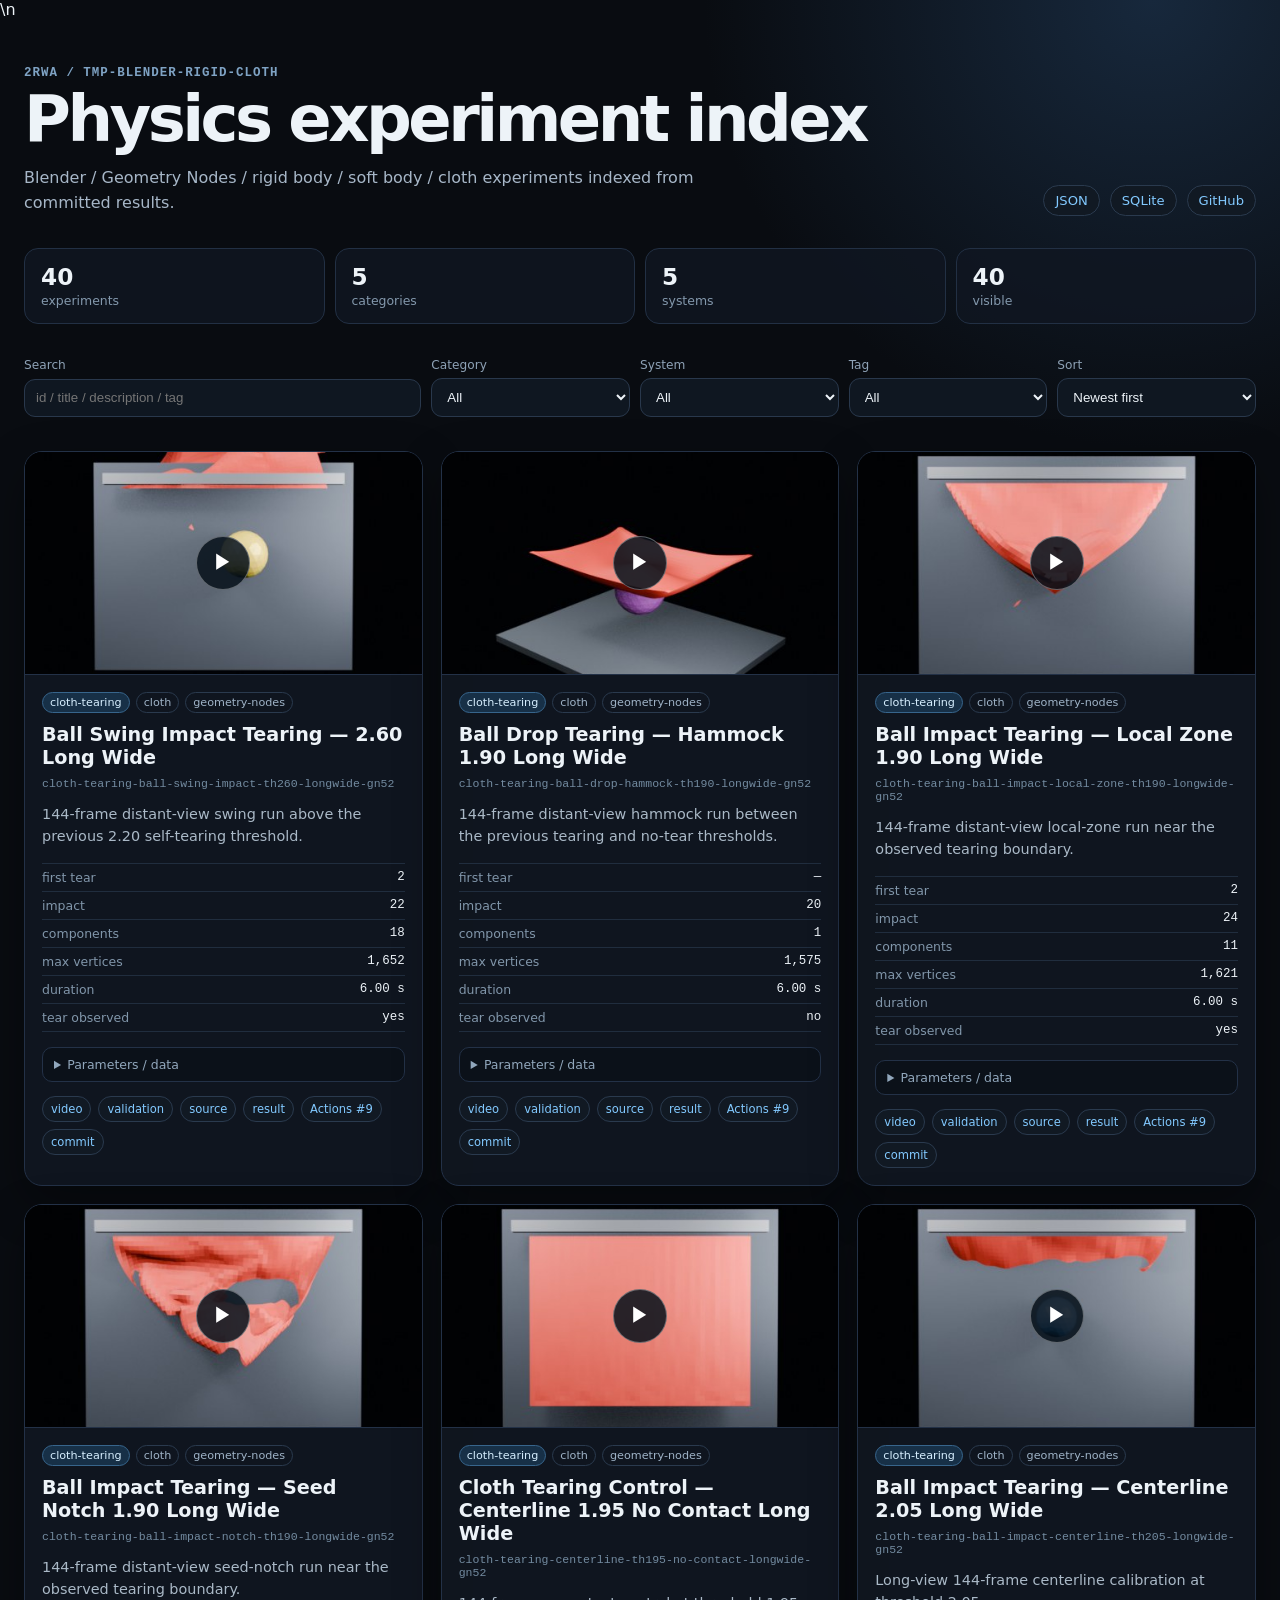
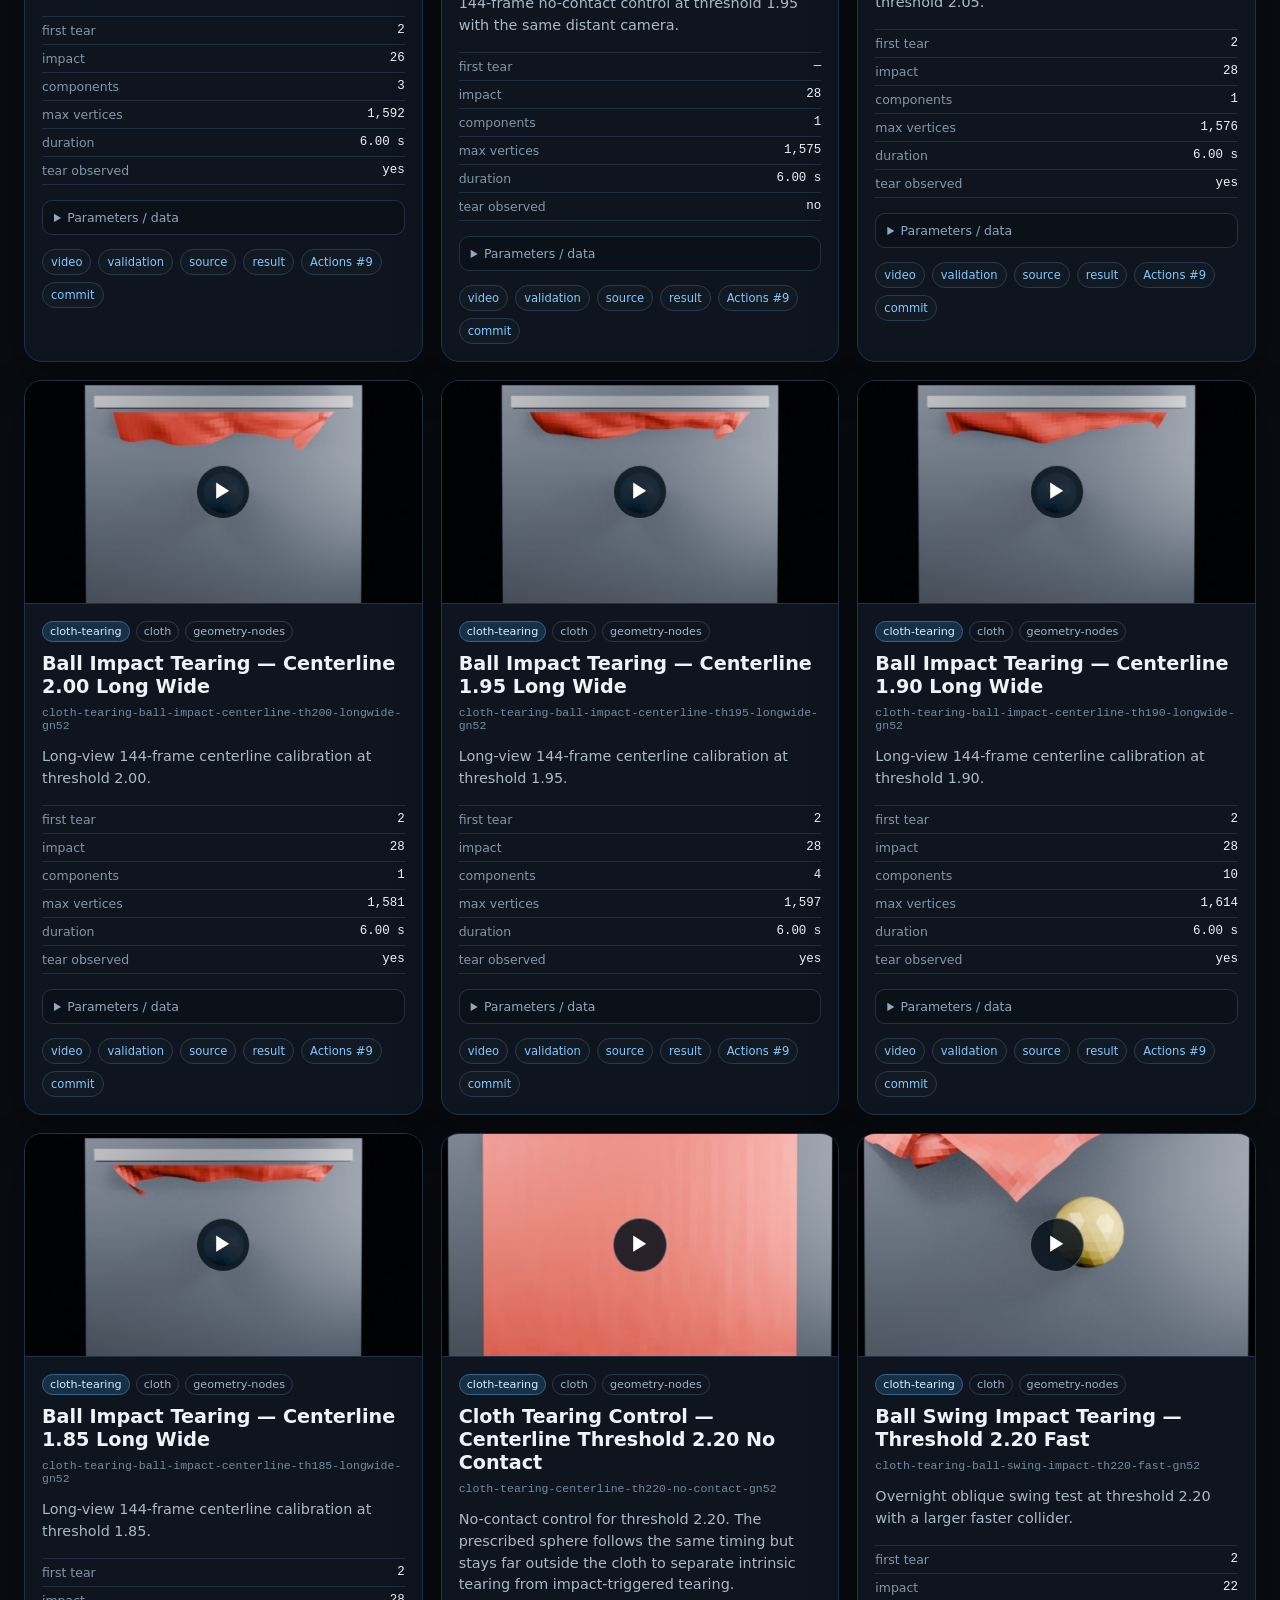
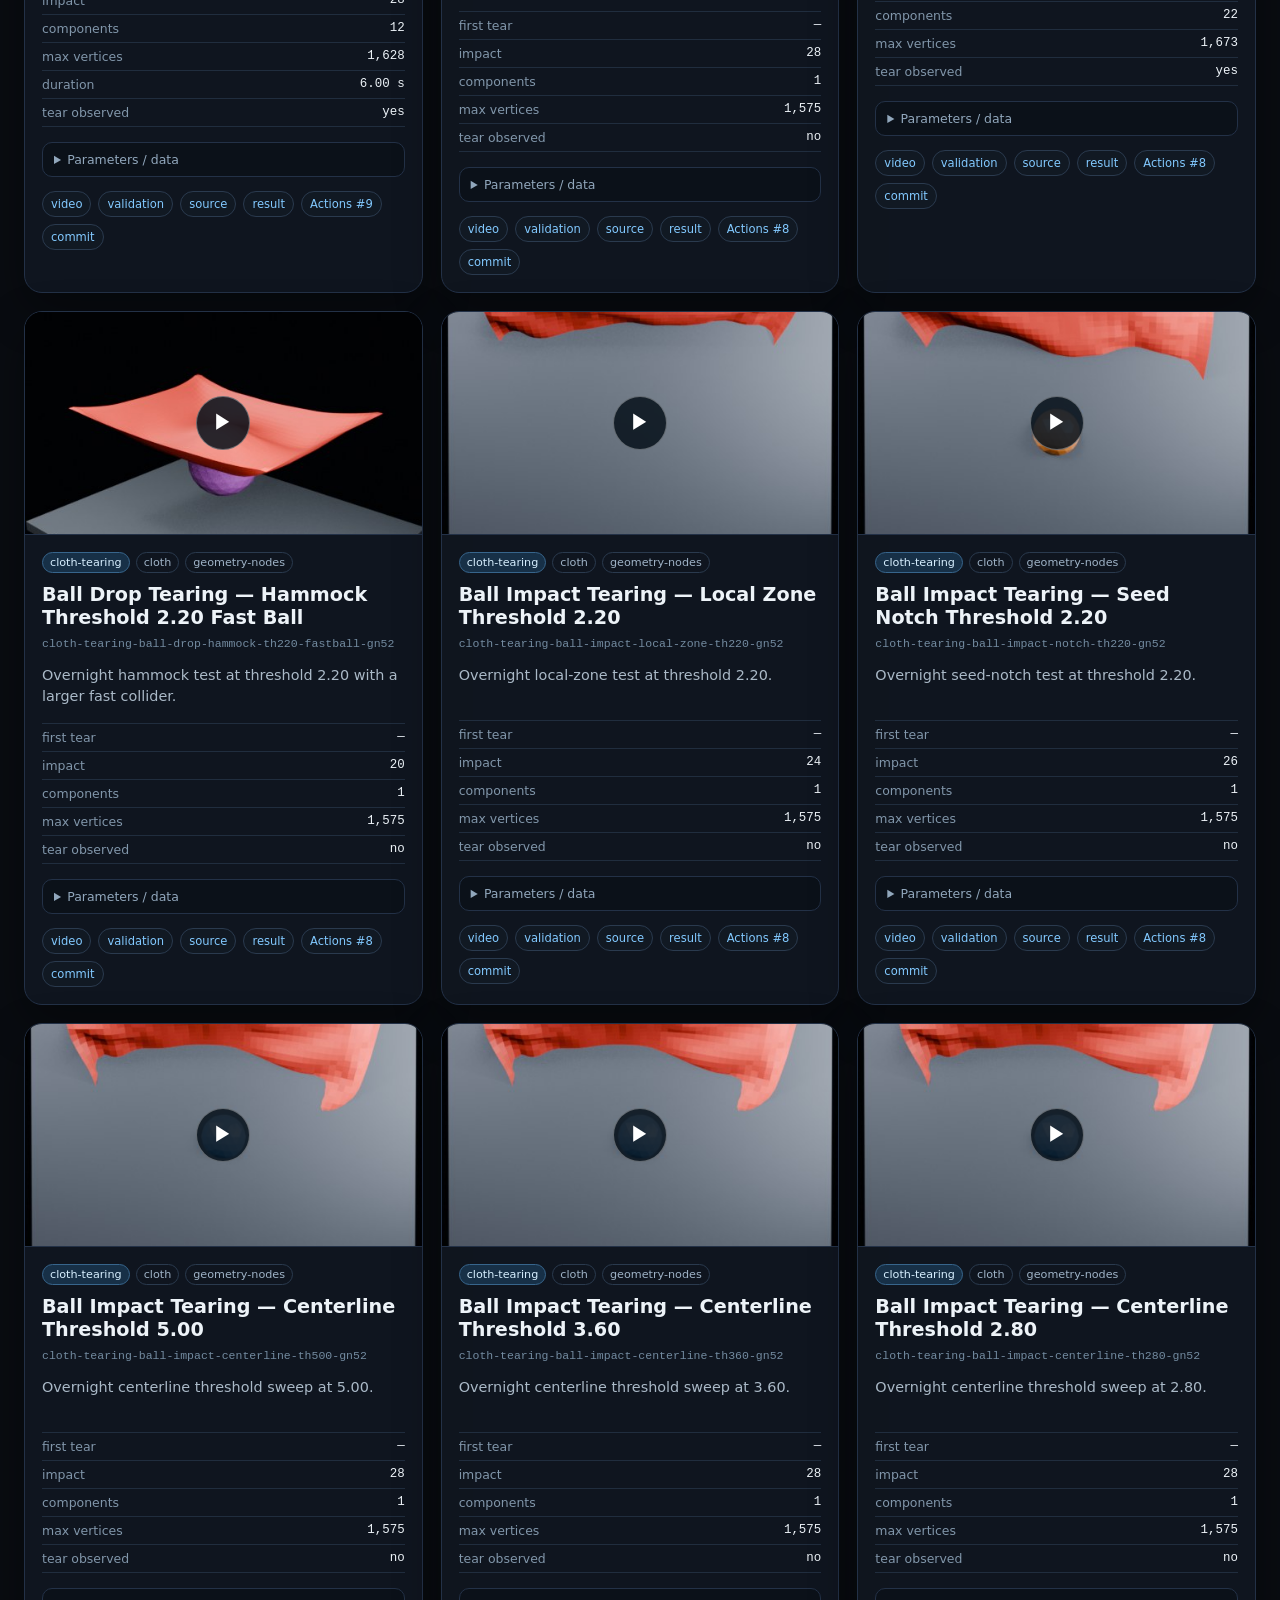
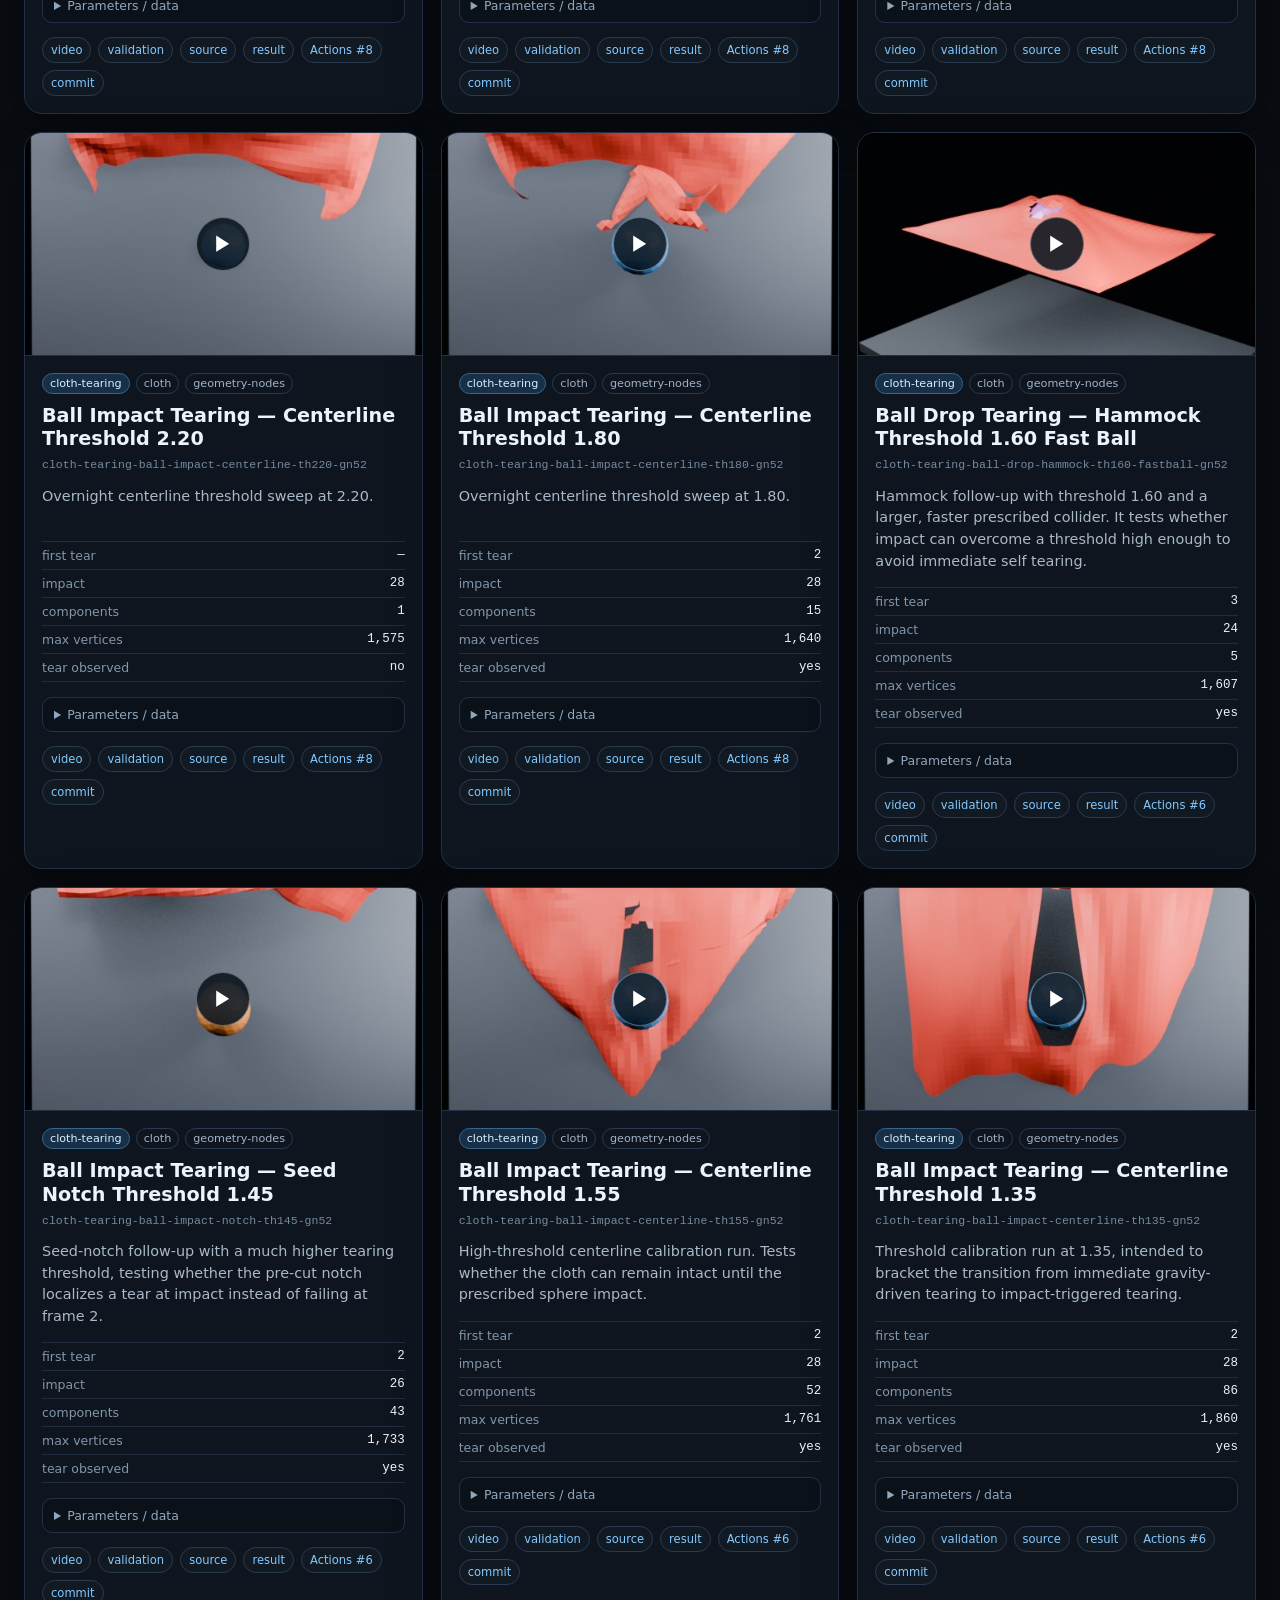
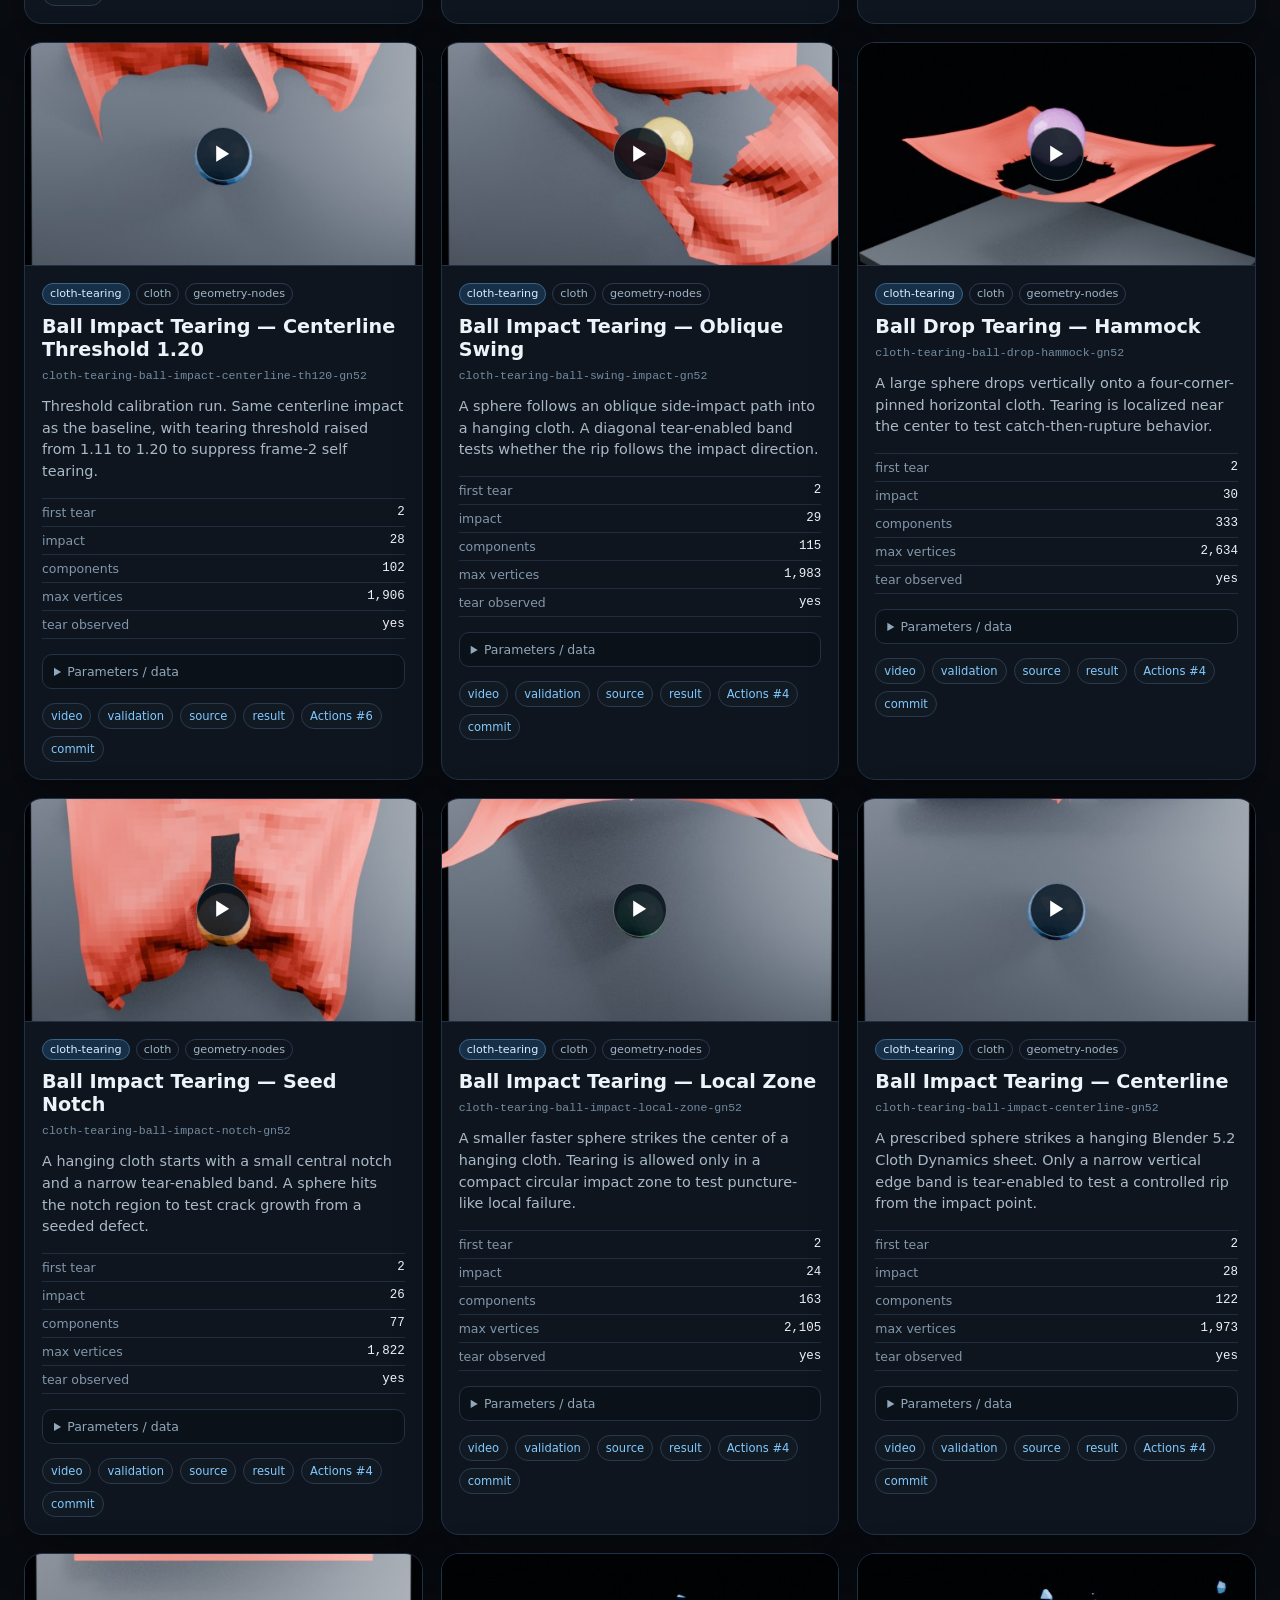
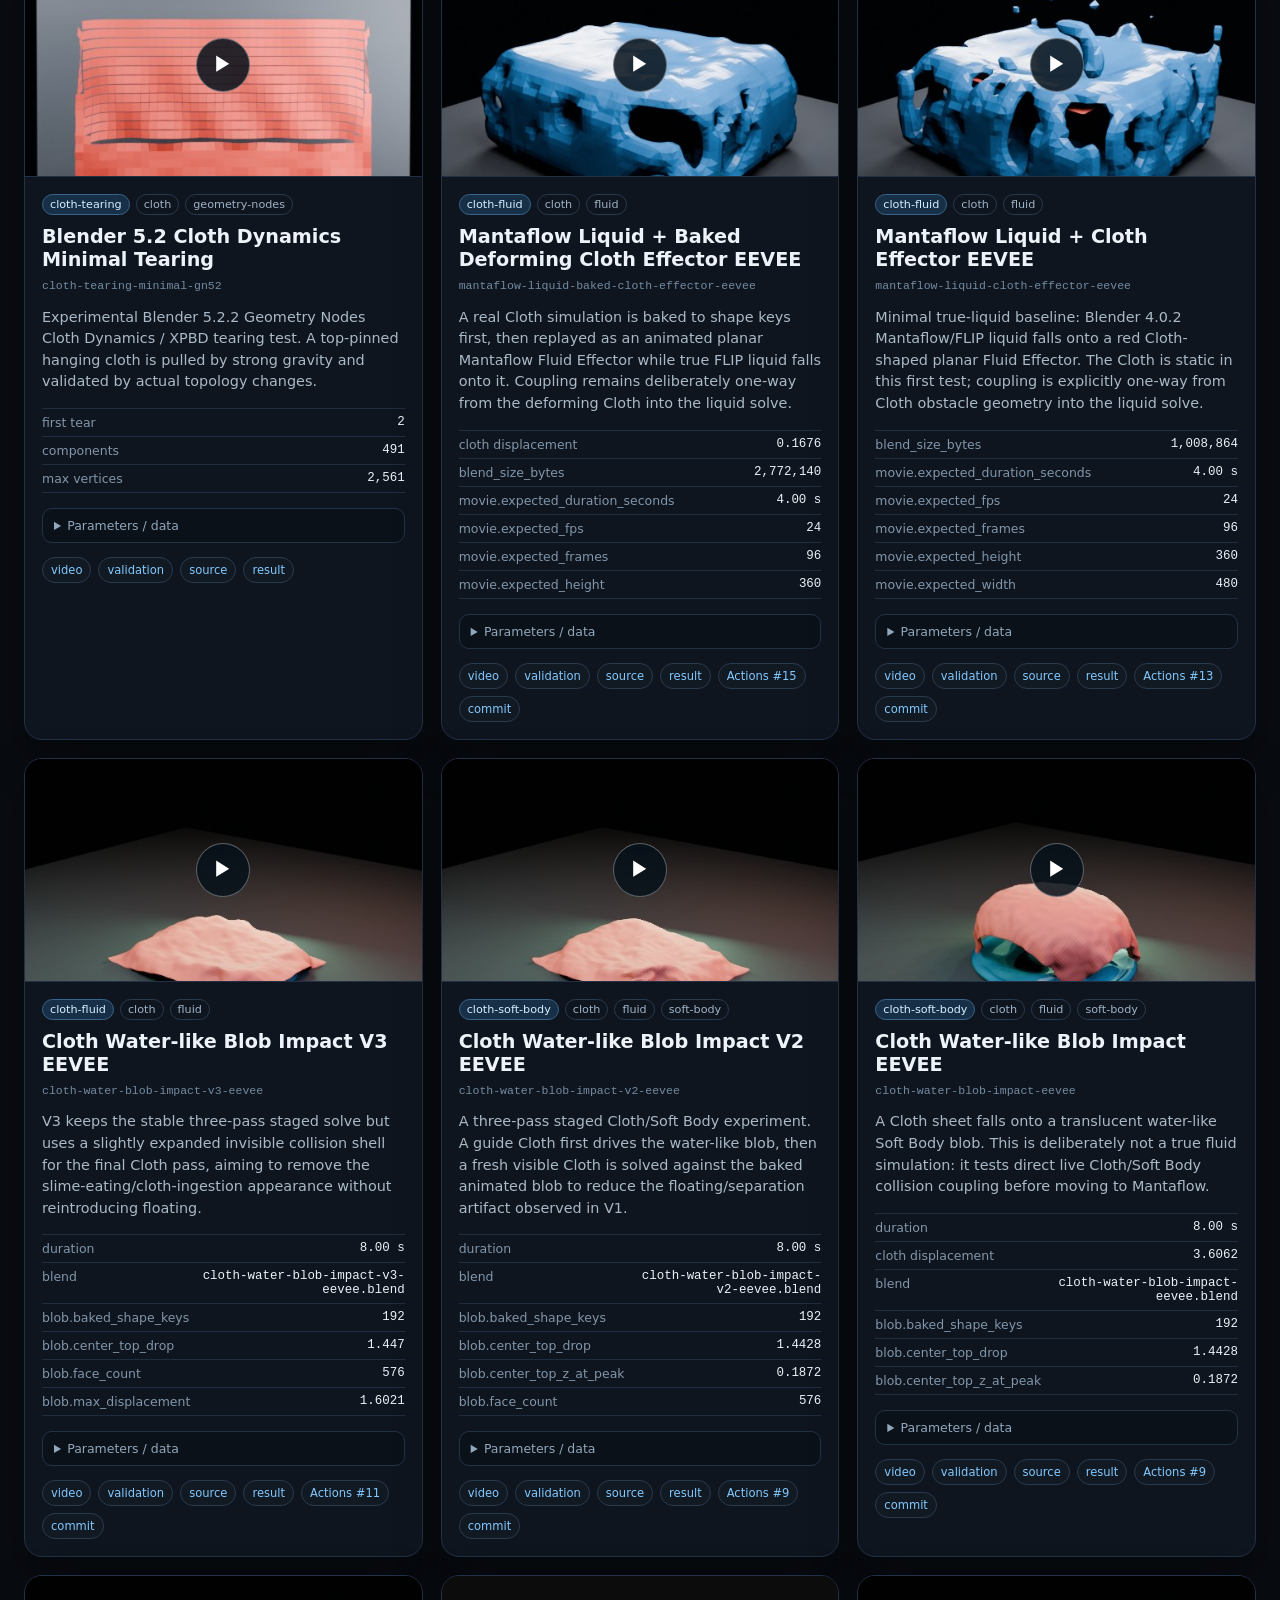
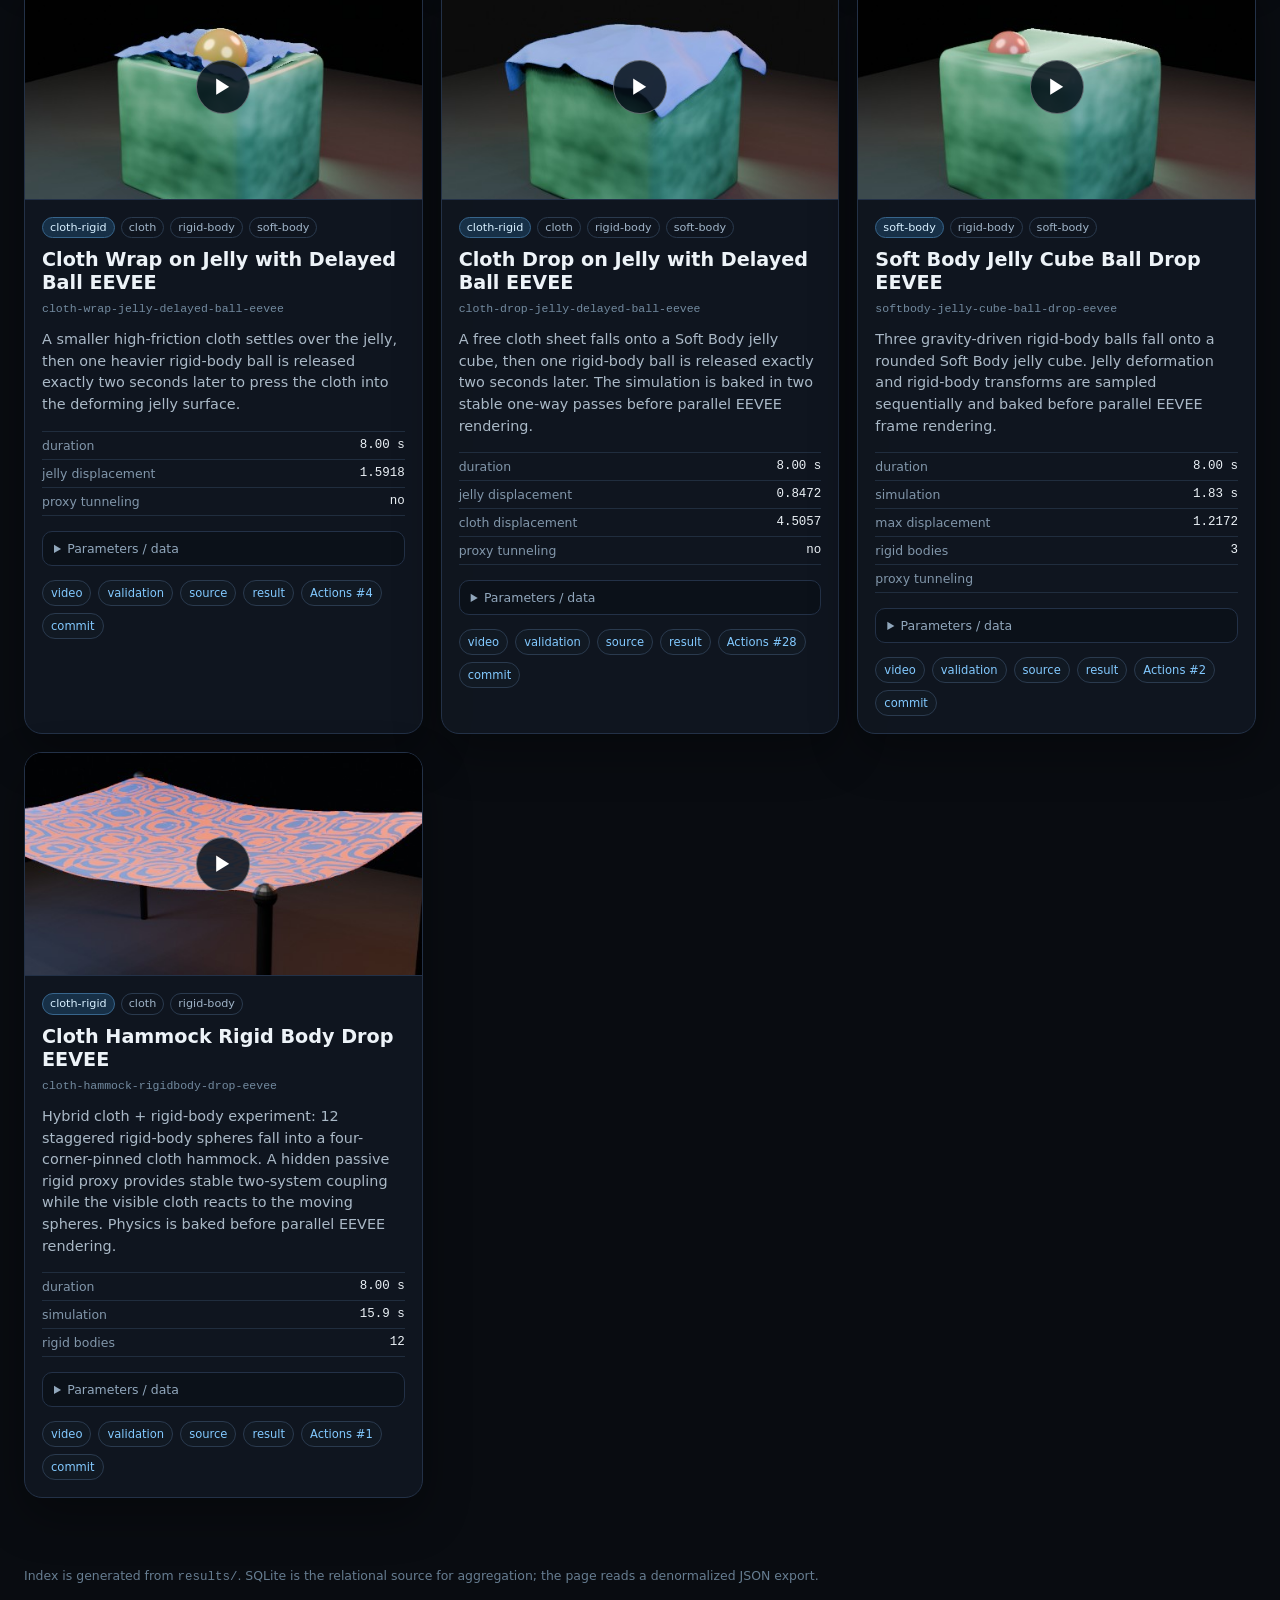
<file: docs/index.html>
<!doctype html>
<html lang="ja">
<head>
  <meta charset="utf-8">
  <meta name="viewport" content="width=device-width,initial-scale=1">
  <meta name="color-scheme" content="dark">\n  <meta name="experiment-index-schema" content="1">
  <title>tmp-blender physics lab</title>
  <link rel="stylesheet" href="./style.css">
</head>
<body data-asset-root="assets" data-data-path="data/experiments.json">
  <header class="hero">
    <div>
      <p class="eyebrow">2rwa / tmp-blender-rigid-cloth</p>
      <h1>Physics experiment index</h1>
      <p class="lede">Blender / Geometry Nodes / rigid body / soft body / cloth experiments indexed from committed results.</p>
    </div>
    <div class="data-links">
      <a href="./data/experiments.json">JSON</a>
      <a href="./data/experiments.sqlite">SQLite</a>
      <a href="https://github.com/2rwa/tmp-blender-rigid-cloth">GitHub</a>
    </div>
  </header>

  <section class="statusbar">
    <div><strong id="experimentCount">–</strong><span>experiments</span></div>
    <div><strong id="categoryCount">–</strong><span>categories</span></div>
    <div><strong id="systemCount">–</strong><span>systems</span></div>
    <div><strong id="visibleCount">–</strong><span>visible</span></div>
  </section>

  <section class="toolbar" aria-label="Filters">
    <label class="search">
      <span>Search</span>
      <input id="searchInput" type="search" placeholder="id / title / description / tag">
    </label>
    <label>
      <span>Category</span>
      <select id="categoryFilter"><option value="">All</option></select>
    </label>
    <label>
      <span>System</span>
      <select id="systemFilter"><option value="">All</option></select>
    </label>
    <label>
      <span>Tag</span>
      <select id="tagFilter"><option value="">All</option></select>
    </label>
    <label>
      <span>Sort</span>
      <select id="sortOrder">
        <option value="newest">Newest first</option>
        <option value="oldest">Oldest first</option>
        <option value="title">Title</option>
        <option value="category">Category</option>
      </select>
    </label>
  </section>

  <section class="active-filter" id="activeFilter" hidden></section>
  <main id="cards" class="cards" aria-live="polite"></main>
  <p id="emptyState" class="empty" hidden>No experiments match the current filters.</p>

  <footer>
    <p>Index is generated from <code>results/</code>. SQLite is the relational source for aggregation; the page reads a denormalized JSON export.</p>
  </footer>

  <template id="cardTemplate">
    <article class="card">
      <div class="media"></div>
      <div class="body">
        <div class="badges"></div>
        <h2></h2>
        <p class="id"></p>
        <p class="description"></p>
        <dl class="metrics"></dl>
        <details>
          <summary>Parameters / data</summary>
          <div class="detail-grid"></div>
        </details>
        <nav class="links"></nav>
      </div>
    </article>
  </template>

  <script src="./app.js" defer></script>
</body>
</html>
</file>
<file: docs/style.css>
:root {
  color-scheme: dark;
  font-family: Inter, ui-sans-serif, system-ui, -apple-system, BlinkMacSystemFont, "Segoe UI", sans-serif;
  background: #090c11;
  color: #edf3f8;
}
* { box-sizing: border-box; }
body {
  margin: 0;
  min-height: 100vh;
  background:
    radial-gradient(circle at 12% -10%, #243854 0, transparent 31rem),
    radial-gradient(circle at 90% 0, #17283c 0, transparent 28rem),
    #090c11;
}
a { color: #82c9ff; text-decoration: none; }
a:hover { text-decoration: underline; }
code, .id { font-family: ui-monospace, SFMono-Regular, Menlo, Consolas, monospace; }

.hero {
  max-width: 1380px;
  margin: 0 auto;
  padding: 46px 24px 24px;
  display: flex;
  gap: 32px;
  justify-content: space-between;
  align-items: end;
}
.eyebrow {
  margin: 0 0 8px;
  color: #7fa3c4;
  font: 600 .78rem/1.3 ui-monospace, SFMono-Regular, Menlo, monospace;
  letter-spacing: .08em;
  text-transform: uppercase;
}
h1 {
  margin: 0;
  font-size: clamp(2.2rem, 5vw, 4.8rem);
  line-height: .95;
  letter-spacing: -.055em;
}
.lede {
  max-width: 760px;
  margin: 16px 0 0;
  color: #a7b7c8;
  line-height: 1.55;
}
.data-links { display: flex; gap: 10px; flex-wrap: wrap; }
.data-links a, .links a {
  border: 1px solid #2a3a4e;
  background: #111923;
  border-radius: 999px;
  padding: 7px 11px;
  font-size: .82rem;
}

.statusbar {
  max-width: 1380px;
  margin: 8px auto 0;
  padding: 0 24px;
  display: grid;
  grid-template-columns: repeat(4, minmax(0, 1fr));
  gap: 10px;
}
.statusbar > div {
  border: 1px solid #223044;
  background: #101722c7;
  border-radius: 14px;
  padding: 14px 16px;
}
.statusbar strong { display: block; font-size: 1.45rem; }
.statusbar span { color: #8398ac; font-size: .78rem; }

.toolbar {
  max-width: 1380px;
  margin: 18px auto 0;
  padding: 16px 24px;
  display: grid;
  grid-template-columns: minmax(220px, 2fr) repeat(4, minmax(130px, 1fr));
  gap: 10px;
}
.toolbar label { display: grid; gap: 6px; color: #8ea2b6; font-size: .76rem; }
.toolbar input, .toolbar select {
  width: 100%;
  color: #edf3f8;
  background: #0f1721;
  border: 1px solid #29384c;
  border-radius: 11px;
  padding: 10px 11px;
  outline: none;
}
.toolbar input:focus, .toolbar select:focus { border-color: #6ebeff; box-shadow: 0 0 0 3px #4a9ed525; }
.active-filter {
  max-width: 1332px;
  margin: 0 auto 4px;
  padding: 0 0 8px;
  color: #82c9ff;
  font: .78rem/1.4 ui-monospace, SFMono-Regular, Menlo, monospace;
}

.cards {
  max-width: 1380px;
  margin: 0 auto;
  padding: 18px 24px 46px;
  display: grid;
  grid-template-columns: repeat(auto-fill, minmax(340px, 1fr));
  gap: 18px;
}
.card {
  min-width: 0;
  overflow: hidden;
  border: 1px solid #233147;
  border-radius: 18px;
  background: #101720e8;
  box-shadow: 0 18px 48px #0005;
}
.media {
  aspect-ratio: 16 / 9;
  background: #05070a;
  border-bottom: 1px solid #233147;
}
.media-wrap {
  position: relative;
  width: 100%;
  height: 100%;
}
.media img, .media video {
  width: 100%;
  height: 100%;
  object-fit: cover;
  display: block;
}
.play {
  position: absolute;
  inset: 50% auto auto 50%;
  transform: translate(-50%, -50%);
  width: 54px;
  height: 54px;
  border: 1px solid #ffffff55;
  border-radius: 50%;
  color: white;
  background: #07111bd9;
  font-size: 1.25rem;
  cursor: pointer;
}
.play:hover { background: #132c42ed; }
.body { padding: 17px; }
.badges { display: flex; gap: 6px; flex-wrap: wrap; margin-bottom: 10px; }
.badge {
  display: inline-block;
  padding: 4px 7px;
  border: 1px solid #2a3a4e;
  border-radius: 999px;
  color: #9fb3c7;
  font-size: .7rem;
  line-height: 1;
}
.badge.category { color: #d7efff; border-color: #37658c; background: #173047; }
h2 { margin: 0; font-size: 1.2rem; line-height: 1.2; }
.id { margin: 8px 0 0; color: #738ba0; font-size: .72rem; overflow-wrap: anywhere; }
.description { color: #aab9c7; font-size: .9rem; line-height: 1.5; min-height: 2.8em; }

.metrics {
  margin: 15px 0;
  display: grid;
  grid-template-columns: 1fr auto;
  gap: 0;
  border-top: 1px solid #202d3e;
}
.metrics dt, .metrics dd {
  margin: 0;
  padding: 6px 0;
  border-bottom: 1px solid #202d3e;
  font-size: .78rem;
}
.metrics dt { color: #8196aa; }
.metrics dd { font-family: ui-monospace, SFMono-Regular, Menlo, monospace; text-align: right; }

details {
  margin-top: 12px;
  border: 1px solid #233147;
  border-radius: 10px;
  background: #0b1119;
}
summary { cursor: pointer; padding: 9px 11px; color: #91a7bc; font-size: .78rem; }
.detail-grid {
  border-top: 1px solid #233147;
  padding: 8px 11px 10px;
  display: grid;
  grid-template-columns: repeat(2, minmax(0, 1fr));
  gap: 7px 14px;
}
.detail-grid div { display: grid; gap: 2px; min-width: 0; }
.detail-grid span { color: #71889d; font-size: .68rem; }
.detail-grid strong { font-size: .78rem; overflow-wrap: anywhere; }

.links { margin-top: 14px; display: flex; flex-wrap: wrap; gap: 7px; }
.links a { padding: 5px 8px; font-size: .72rem; }

.empty, .error {
  max-width: 1332px;
  margin: 24px auto;
  padding: 20px 24px;
  color: #9fb1c2;
}
.error { color: #ffadad; }

footer {
  max-width: 1380px;
  margin: 0 auto;
  padding: 10px 24px 50px;
  color: #667d91;
  font-size: .78rem;
  line-height: 1.5;
}

@media (max-width: 900px) {
  .hero { align-items: start; flex-direction: column; }
  .toolbar { grid-template-columns: 1fr 1fr; }
  .search { grid-column: 1 / -1; }
}
@media (max-width: 620px) {
  .hero { padding-top: 30px; }
  .statusbar { grid-template-columns: 1fr 1fr; }
  .toolbar { grid-template-columns: 1fr; }
  .search { grid-column: auto; }
  .cards { grid-template-columns: 1fr; padding-inline: 14px; }
  .hero, .statusbar, .toolbar, footer { padding-inline: 14px; }
}
</file>
